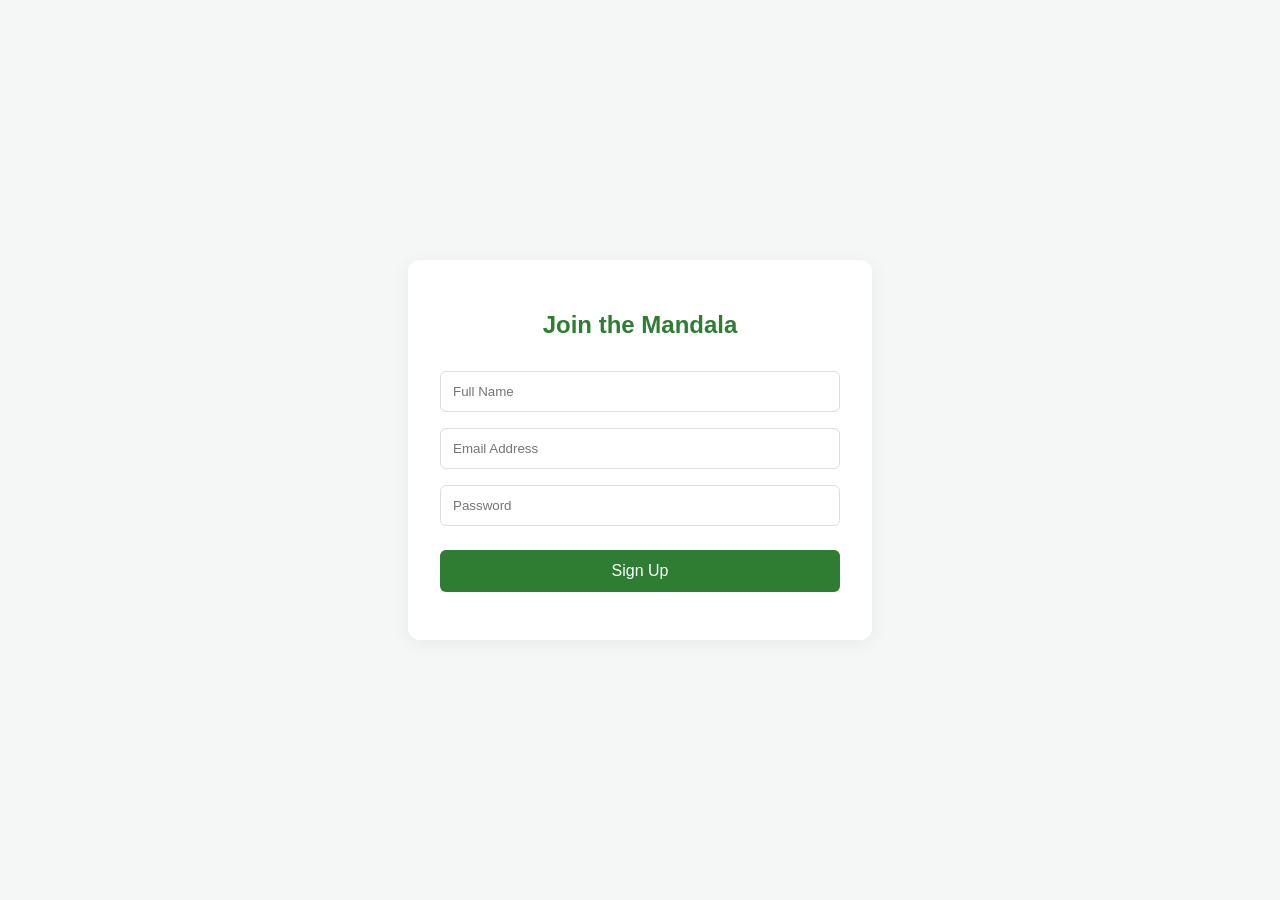
<file: index.html>
<!DOCTYPE html>
<html lang="en">
<head>
    <meta charset="UTF-8">
    <meta name="viewport" content="width=device-width, initial-scale=1.0">
    <title>Join the Cloud Dharma Center</title>
    <style>
        body {
            font-family: -apple-system, BlinkMacSystemFont, "Segoe UI", Roboto, sans-serif;
            background-color: #f4f7f6;
            display: flex;
            justify-content: center;
            align-items: center;
            height: 100vh;
            margin: 0;
        }
        .auth-container {
            background: white;
            padding: 2rem;
            border-radius: 12px;
            box-shadow: 0 4px 20px rgba(0,0,0,0.05);
            width: 100%;
            max-width: 400px;
            text-align: center;
        }
        h2 { color: #2E7D32; margin-bottom: 1.5rem; }
        input {
            width: 100%;
            padding: 12px;
            margin: 8px 0;
            border: 1px solid #ddd;
            border-radius: 6px;
            box-sizing: border-box;
        }
        button {
            width: 100%;
            padding: 12px;
            background-color: #2E7D32;
            color: white;
            border: none;
            border-radius: 6px;
            font-size: 1rem;
            cursor: pointer;
            transition: background 0.3s;
            margin-top: 1rem;
        }
        button:hover { background-color: #1B5E20; }
        .message { margin-top: 1rem; font-size: 0.9rem; }
        .error { color: #d32f2f; }
        .success { color: #2E7D32; }
    </style>
</head>
<body>

<div class="auth-container">
    <h2>Join the Mandala</h2>
    <form id="signupForm">
        <input type="text" id="name" placeholder="Full Name" required>
        <input type="email" id="email" placeholder="Email Address" required>
        <input type="password" id="password" placeholder="Password" required>
        <button type="submit">Sign Up</button>
    </form>
    <div id="message" class="message"></div>
</div>

<script>
    // The link to our live Cloud Run API
    const API_URL = "https://auth-api-415177747722.asia-east1.run.app";

    const form = document.getElementById('signupForm');
    const messageEl = document.getElementById('message');

    form.addEventListener('submit', async (e) => {
        e.preventDefault();
        messageEl.textContent = "Connecting to the cloud...";
        messageEl.className = "message";

        const name = document.getElementById('name').value;
        const email = document.getElementById('email').value;
        const password = document.getElementById('password').value;

        try {
            const response = await fetch(`${API_URL}/api/auth/register`, {
                method: 'POST',
                headers: { 'Content-Type': 'application/json' },
                body: JSON.stringify({ name, email, password })
            });

            const data = await response.json();

            if (response.ok) {
                messageEl.textContent = "Welcome, " + data.name + "! Your seat is saved.";
                messageEl.className = "message success";
                form.reset();
                // Optional: Redirect to login or dashboard
                // window.location.href = "/login.html";
            } else {
                messageEl.textContent = "Error: " + (data.error || "Could not register.");
                messageEl.className = "message error";
            }
        } catch (err) {
            console.error(err);
            messageEl.textContent = "Connection failed. Is the API awake?";
            messageEl.className = "message error";
        }
    });
</script>

</body>
</html>
</file>
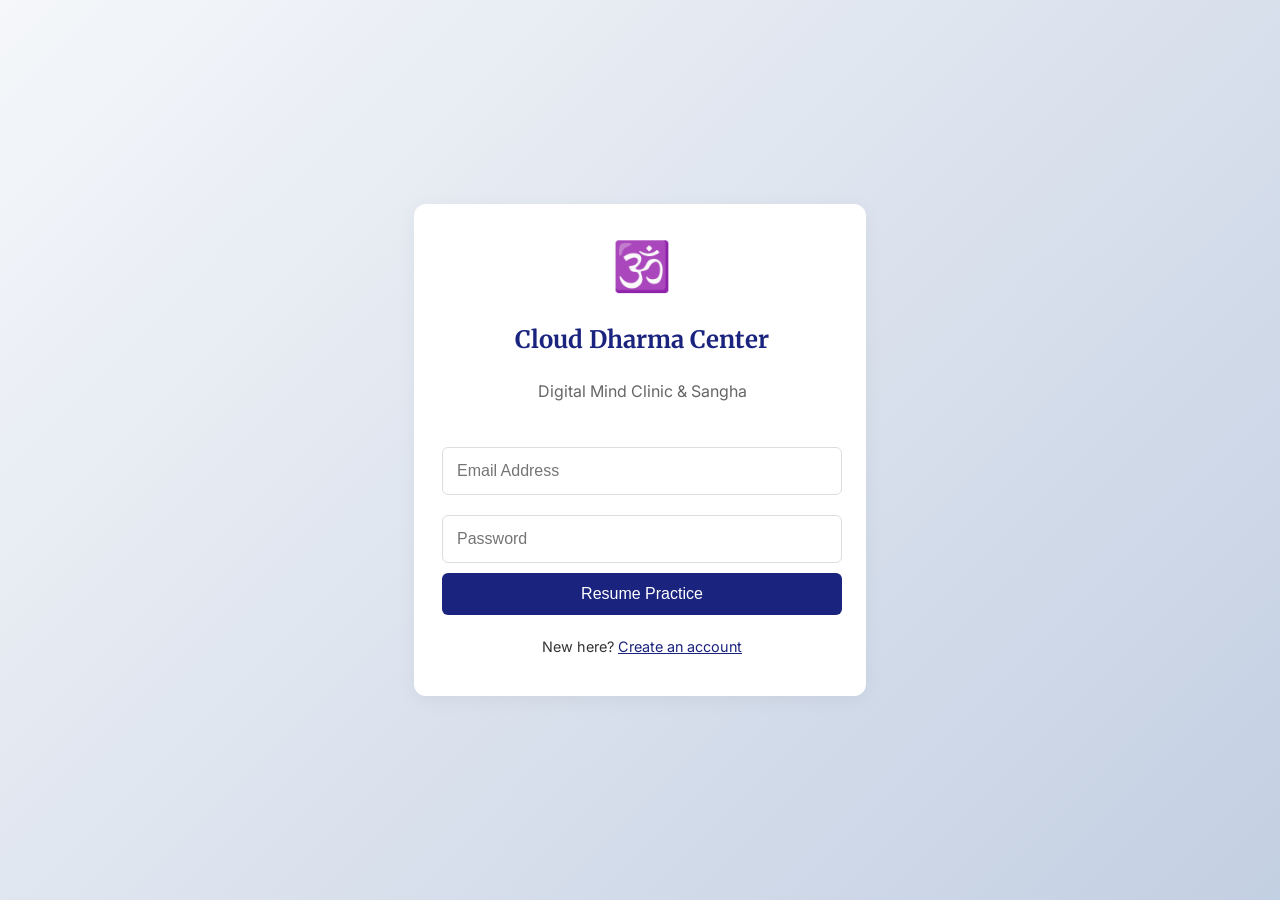
<file: dashboard.html>
<!DOCTYPE html>
<html lang="en">
<head>
    <meta charset="UTF-8">
    <meta name="viewport" content="width=device-width, initial-scale=1.0">
    <title>Inner Space | Cloud Dharma Center</title>
    <link href="https://fonts.googleapis.com/css2?family=Inter:wght@400;600&family=Merriweather:wght@300;700&display=swap" rel="stylesheet">
    <link rel="stylesheet" href="style.css">
    <link rel="stylesheet" href="animations.css">
</head>
<body>

<div class="app-container">
    <header>
        <div class="logo">
            <span>🕉️</span> Cloud Dharma Center
        </div>
        <div class="user-menu">
            <span id="userName">Practitioner</span>
            <button onclick="logout()" class="btn-outline" style="margin-left: 10px; padding: 8px 16px;">Log Out</button>
        </div>
    </header>

    <div class="grid">
        <!-- Daily Prescription -->
        <div class="card featured" style="grid-column: 1 / -1;">
            <h3>🏔️ Daily Prescription</h3>
            <p id="quoteContent" style="font-size: 1.1rem; color: #444; font-style: italic;">
                Listening to the lineage...
            </p>
            <p id="quoteAuthor" style="text-align: right; font-weight: bold; color: #888;">— Loading</p>
            <p id="quoteSource" style="text-align: right; font-size: 0.8rem; color: #aaa;"></p>
        </div>

        <!-- Mala Counter -->
        <div class="card">
            <h3>📿 Mala Counter</h3>
            <div style="font-size: 2rem; font-weight: bold; color: var(--success-color);">
                <span id="meritCount">108</span> <span style="font-size: 1rem; color: #666;">Beads Remaining</span>
            </div>
            <p>Recite a mantra or perform a virtuous act.</p>
            <button onclick="plantSeed()" class="btn" style="width: 100%;" id="beadBtn">Move One Bead</button>
        </div>

        <!-- Mindful Space -->
        <div class="card">
            <h3>🧘 Mindful Space</h3>
            <p>Enter the Digital Mind Clinic for shared silence and breathing practice.</p>
            <div style="margin: 20px 0; display: flex; gap: 10px; align-items: center;">
                <span style="height: 10px; width: 10px; background: #2E7D32; border-radius: 50%; display: inline-block;"></span>
                <strong>12 Visitors</strong> currently sitting.
            </div>
            <a href="mindful_space.html" class="btn">Enter Silence</a>
        </div>

        <!-- Medicine Cabinet -->
        <div class="card">
            <h3>📚 Medicine Cabinet</h3>
            <ul style="padding-left: 20px; color: #555;">
                <li style="margin-bottom: 8px;">
                    <a href="https://drive.google.com/file/d/1t_zmdpsUZHpEvGT62_brlhj-97wfBQpW/view?usp=drivesdk" target="_blank" style="text-decoration: none; color: #2E7D32;">
                        大圓滿龍欽心髓前行儀軌 (Ngöndro Practice)
                    </a>
                </li>
                <li style="margin-bottom: 8px;">
                    <a href="https://drive.google.com/file/d/1ZdYjgaClKefjhD1i9H16TFTqMyNsWaHT/view?usp=drivesdk" target="_blank" style="text-decoration: none; color: #2E7D32;">
                        修心七要 (Seven Points of Mind Training)
                    </a>
                </li>
                <li style="margin-bottom: 8px;">
                    <a href="https://drive.google.com/file/d/1SHxw--8VGvJ-m_9zaQyBTXhsGTOj4-2f/view?usp=drivesdk" target="_blank" style="text-decoration: none; color: #2E7D32;">
                        普賢上師言教 (Words of My Perfect Teacher)
                    </a>
                </li>
            </ul>
        </div>
    </div>
</div>

<script>
    // Check if logged in
    const token = localStorage.getItem('dharma_token');
    const userStr = localStorage.getItem('dharma_user');

    if (!token) {
        window.location.href = "login.html";
    } else if (userStr) {
        const user = JSON.parse(userStr);
        document.getElementById('userName').textContent = user.name;
        fetchDailyWisdom();
    }

    function logout() {
        localStorage.removeItem('dharma_token');
        localStorage.removeItem('dharma_user');
        window.location.href = "login.html";
    }

    async function fetchDailyWisdom() {
        const API_URL = "https://auth-api-415177747722.asia-east1.run.app";
        try {
            const res = await fetch(`${API_URL}/api/wisdom/daily`);
            const data = await res.json();
            
            if (data.content) {
                document.getElementById('quoteContent').textContent = `"${data.content}"`;
                document.getElementById('quoteAuthor').textContent = `— ${data.author}`;
                document.getElementById('quoteSource').textContent = data.source ? `(${data.source})` : '';
            }
        } catch (err) {
            console.error("Wisdom fetch failed", err);
            document.getElementById('quoteContent').textContent = "Quiet mind. (Could not fetch new wisdom)";
        }
    }

    function plantSeed() {
        const countEl = document.getElementById('meritCount');
        let current = parseInt(countEl.textContent);
        if (current > 0) {
            current = current - 1;
            countEl.textContent = current;
            
            // Add pulse animation
            countEl.classList.remove('pulse-text'); // Reset
            void countEl.offsetWidth; // Trigger reflow
            countEl.classList.add('pulse-text');

            // Visual feedback
            if (current === 0) {
                setTimeout(() => alert("Joyous! You have completed a round of 108."), 100);
                countEl.textContent = 108; // Reset
            }
        }
    }
</script>

</body>
</html>
</file>
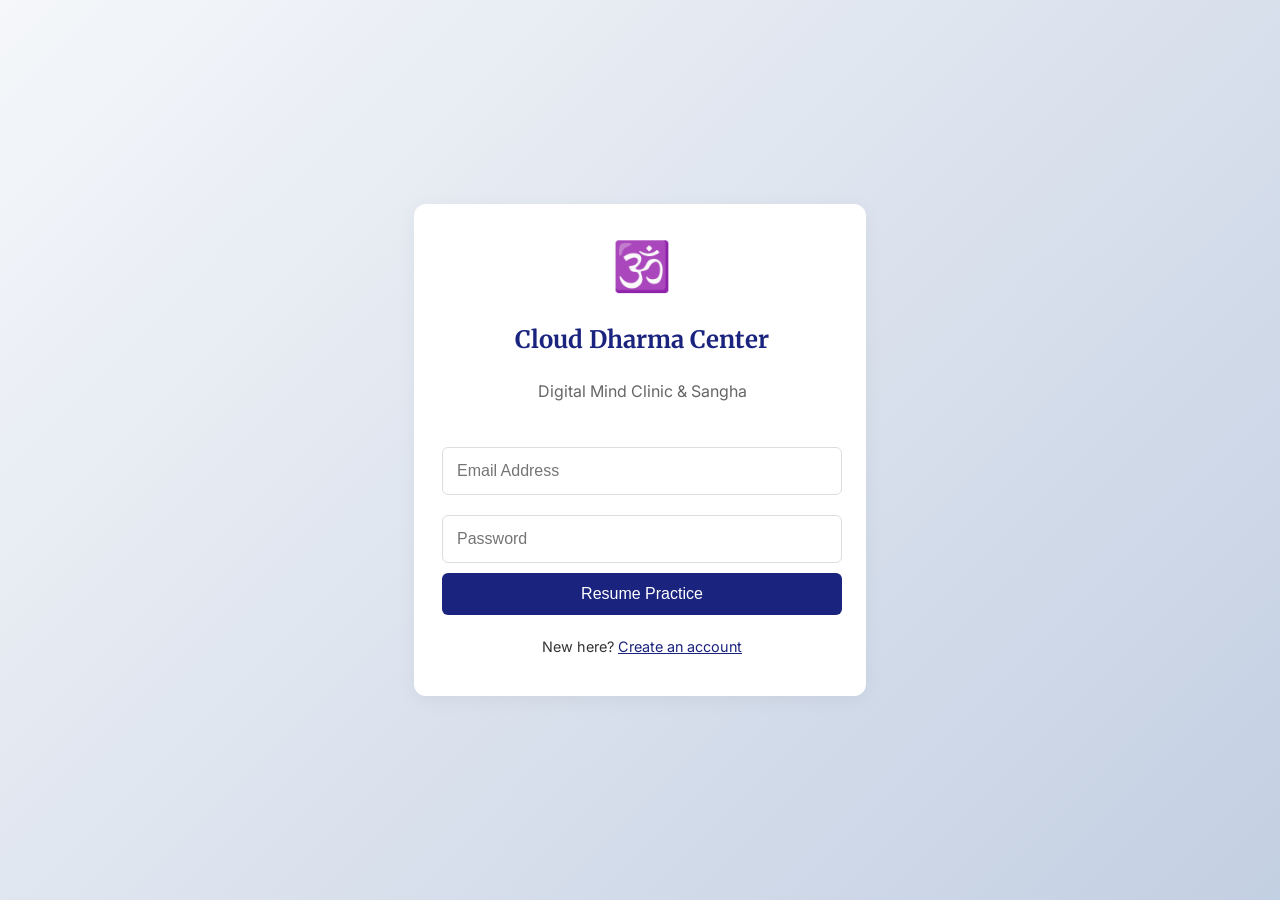
<file: login.html>
<!DOCTYPE html>
<html lang="en">
<head>
    <meta charset="UTF-8">
    <meta name="viewport" content="width=device-width, initial-scale=1.0">
    <title>Enter the Mandala | Cloud Dharma Center</title>
    <link href="https://fonts.googleapis.com/css2?family=Inter:wght@400;600&family=Merriweather:wght@300;700&display=swap" rel="stylesheet">
    <link rel="stylesheet" href="style.css">
    <style>
        .login-wrapper {
            display: flex;
            justify-content: center;
            align-items: center;
            height: 100vh;
            background: linear-gradient(135deg, #f5f7fa 0%, #c3cfe2 100%);
        }
        .login-card {
            width: 100%;
            max-width: 400px;
            text-align: center;
        }
        .logo-icon { font-size: 3rem; margin-bottom: 1rem; display: block; }
    </style>
</head>
<body>

<div class="login-wrapper">
    <div class="card login-card">
        <span class="logo-icon">🕉️</span>
        <h2>Cloud Dharma Center</h2>
        <p style="color: #666; margin-bottom: 2rem;">Digital Mind Clinic & Sangha</p>
        
        <form id="loginForm">
            <input type="email" id="email" placeholder="Email Address" required>
            <input type="password" id="password" placeholder="Password" required>
            <button type="submit" class="btn" style="width: 100%;">Resume Practice</button>
        </form>
        
        <p style="margin-top: 20px; font-size: 0.9rem;">
            New here? <a href="index.html" style="color: var(--primary-color);">Create an account</a>
        </p>
        <div id="message" style="margin-top: 10px;"></div>
    </div>
</div>

<script>
    const API_URL = "https://auth-api-415177747722.asia-east1.run.app";
    const form = document.getElementById('loginForm');
    const messageEl = document.getElementById('message');

    form.addEventListener('submit', async (e) => {
        e.preventDefault();
        messageEl.textContent = "Connecting...";
        
        const email = document.getElementById('email').value;
        const password = document.getElementById('password').value;

        try {
            const response = await fetch(`${API_URL}/api/auth/login`, {
                method: 'POST',
                headers: { 'Content-Type': 'application/json' },
                body: JSON.stringify({ email, password })
            });

            const data = await response.json();

            if (response.ok) {
                // Save the "Key" (Token)
                localStorage.setItem('dharma_token', data.token);
                localStorage.setItem('dharma_user', JSON.stringify(data.user));
                messageEl.style.color = 'green';
                messageEl.textContent = "Welcome back. Entering the Dashboard...";
                setTimeout(() => window.location.href = "dashboard.html", 1000);
            } else {
                messageEl.style.color = 'red';
                messageEl.textContent = data.error || "Login failed.";
            }
        } catch (err) {
            messageEl.textContent = "Connection failed.";
        }
    });
</script>

</body>
</html>
</file>
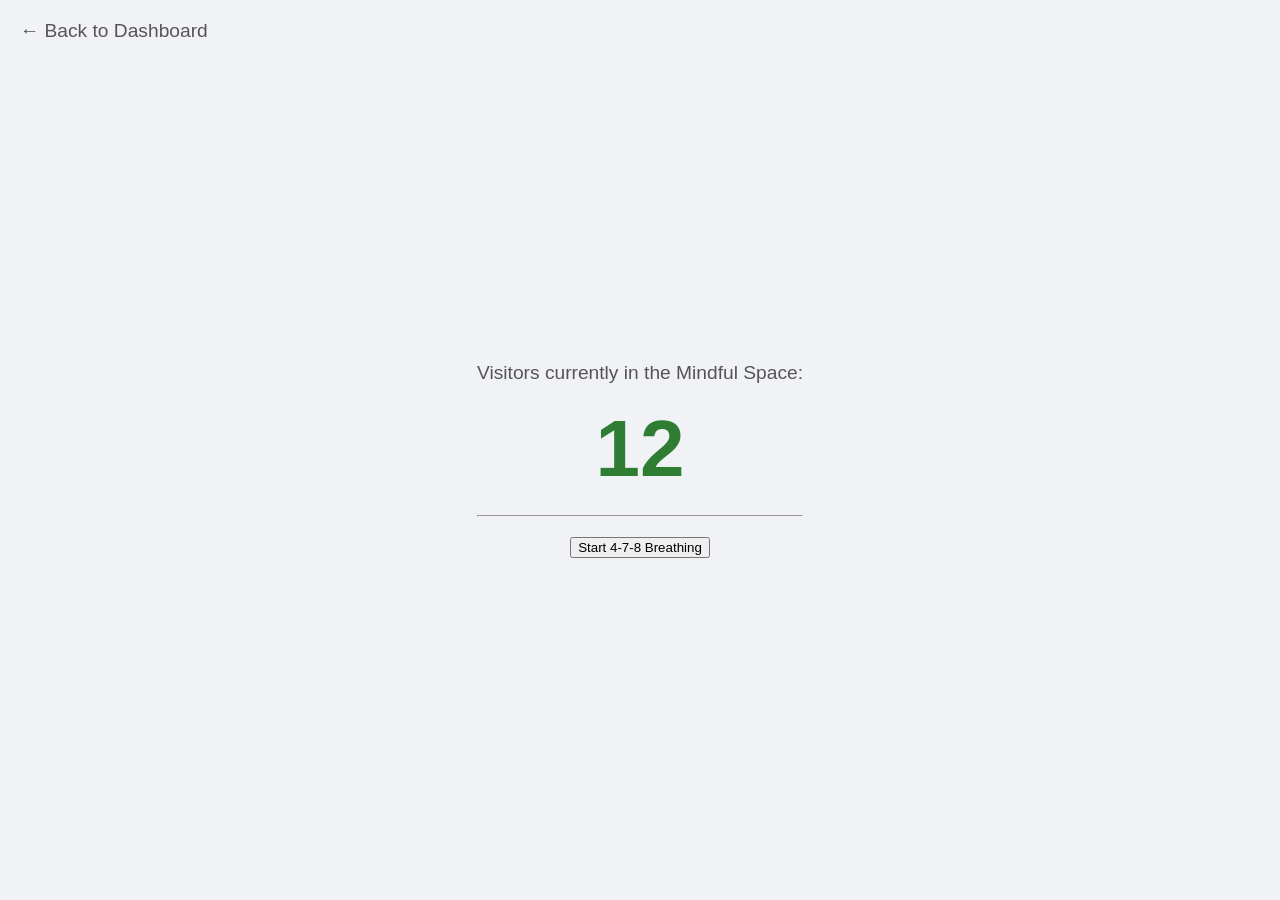
<file: mindful_space.html>
<!DOCTYPE html>
<html lang="en">
<head>
    <meta charset="UTF-8">
    <meta name="viewport" content="width=device-width, initial-scale=1.0">
    <title>Mindful Space</title>
    <style>
        /* Basic styling for a calm interface */
        body { font-family: -apple-system, BlinkMacSystemFont, sans-serif; display: flex; justify-content: center; align-items: center; height: 100vh; background-color: #f0f2f5; margin: 0; }
        .container { text-align: center; }
        #visitor-count { font-size: 5rem; font-weight: bold; color: #2E7D32; }
        p { font-size: 1.2rem; color: #555; }
        .breathing-guide { display: none; }
        .breathing-circle { width: 100px; height: 100px; border-radius: 50%; background-color: #66bb6a; transition: transform 2s ease-in-out; margin: 20px auto; }
        #breathing-text { font-size: 1.5rem; color: #1B5E20; font-weight: bold; }
    </style>
</head>
<body>
    <div class="container">
        <div style="position: absolute; top: 20px; left: 20px;">
            <a href="dashboard.html" style="text-decoration: none; color: #555; font-size: 1.2rem;">← Back to Dashboard</a>
        </div>
        <p>Visitors currently in the Mindful Space:</p>
        <div id="visitor-count">...</div>
        <hr style="margin: 20px 0;">
        <div id="breathing-guide" class="breathing-guide">
            <div id="breathing-circle" class="breathing-circle"></div>
            <p id="breathing-text">Ready?</p>
        </div>
        <button id="start-breathing">Start 4-7-8 Breathing</button>
    </div>
    <script>
        const socket = new WebSocket('wss://mindful-server-demo.herokuapp.com/'); // Placeholder or local
        // For MVP demo, we simulate connection if server is offline
        const visitorCountEl = document.getElementById('visitor-count');
        const startBtn = document.getElementById('start-breathing');
        const guideEl = document.getElementById('breathing-guide');
        const circleEl = document.getElementById('breathing-circle');
        const textEl = document.getElementById('breathing-text');

        // Simulate random visitors for the demo feel
        let count = 12;
        visitorCountEl.textContent = count;

        startBtn.onclick = () => {
            guideEl.style.display = 'block';
            startBtn.style.display = 'none';
            runBreathingCycle();
        };

        function runBreathingCycle() {
            // Inhale: 4 seconds
            runPhase("Breathe In", 4, 1.5, () => {
                // Hold: 7 seconds
                runPhase("Hold", 7, 1.5, () => {
                    // Exhale: 8 seconds
                    runPhase("Breathe Out", 8, 1.0, () => {
                        // Loop
                        runBreathingCycle();
                    });
                });
            });
        }

        function runPhase(action, duration, scale, callback) {
            circleEl.style.transition = `transform ${duration}s linear`;
            circleEl.style.transform = `scale(${scale})`;
            
            let remaining = duration;
            textEl.textContent = `${action} (${remaining})`;
            
            const interval = setInterval(() => {
                remaining--;
                if (remaining > 0) {
                    textEl.textContent = `${action} (${remaining})`;
                } else {
                    clearInterval(interval);
                    callback();
                }
            }, 1000);
        }
    </script>
</body>
</html>
</file>
<file: style.css>
:root {
    --primary-color: #1a237e; /* Deep Indigo - Space */
    --accent-color: #fbc02d;  /* Warm Gold - Wisdom */
    --success-color: #2e7d32; /* Growth Green - Merit */
    --bg-color: #f5f7fa;      /* Mist - Calm Background */
    --card-bg: #ffffff;
    --text-main: #333333;
    --text-light: #666666;
    --font-heading: 'Merriweather', serif;
    --font-body: 'Inter', -apple-system, sans-serif;
    --radius: 12px;
    --shadow: 0 4px 20px rgba(0,0,0,0.05);
}

body {
    font-family: var(--font-body);
    background-color: var(--bg-color);
    color: var(--text-main);
    margin: 0;
    line-height: 1.6;
}

h1, h2, h3 {
    font-family: var(--font-heading);
    color: var(--primary-color);
    margin-top: 0;
}

/* The Container */
.app-container {
    max-width: 1200px;
    margin: 0 auto;
    padding: 20px;
}

/* Cards (The "Modules") */
.card {
    background: var(--card-bg);
    border-radius: var(--radius);
    padding: 24px;
    box-shadow: var(--shadow);
    transition: transform 0.2s;
    border-left: 4px solid transparent;
}

.card:hover {
    transform: translateY(-2px);
    box-shadow: 0 8px 30px rgba(0,0,0,0.1);
}

.card.featured {
    border-left-color: var(--accent-color);
}

/* Buttons */
.btn {
    display: inline-block;
    padding: 12px 24px;
    background-color: var(--primary-color);
    color: white;
    border: none;
    border-radius: 6px;
    font-size: 1rem;
    cursor: pointer;
    text-decoration: none;
    transition: background 0.3s;
}

.btn:hover {
    background-color: #0d1245;
}

.btn-outline {
    background: transparent;
    border: 2px solid var(--primary-color);
    color: var(--primary-color);
}

.btn-outline:hover {
    background: var(--primary-color);
    color: white;
}

/* Forms */
input {
    width: 100%;
    padding: 14px;
    margin: 10px 0;
    border: 1px solid #ddd;
    border-radius: 6px;
    font-size: 1rem;
    box-sizing: border-box;
}

/* Header */
header {
    display: flex;
    justify-content: space-between;
    align-items: center;
    padding: 20px 0;
    margin-bottom: 40px;
}

.logo {
    font-size: 1.5rem;
    font-weight: bold;
    color: var(--primary-color);
    display: flex;
    align-items: center;
    gap: 10px;
}

/* Grid for Dashboard */
.grid {
    display: grid;
    grid-template-columns: repeat(auto-fit, minmax(300px, 1fr));
    gap: 24px;
}
</file>
<file: animations.css>
/* Animation for Mala Counter */
@keyframes pulse-green {
    0% { transform: scale(1); color: var(--success-color); }
    50% { transform: scale(1.2); color: #4caf50; }
    100% { transform: scale(1); color: var(--success-color); }
}

.pulse-text {
    animation: pulse-green 0.3s ease-in-out;
}

/* Back Link Styling */
.back-link {
    text-decoration: none;
    color: var(--text-light);
    display: inline-flex;
    align-items: center;
    gap: 5px;
    font-weight: 500;
    transition: color 0.2s;
}

.back-link:hover {
    color: var(--primary-color);
}
</file>
